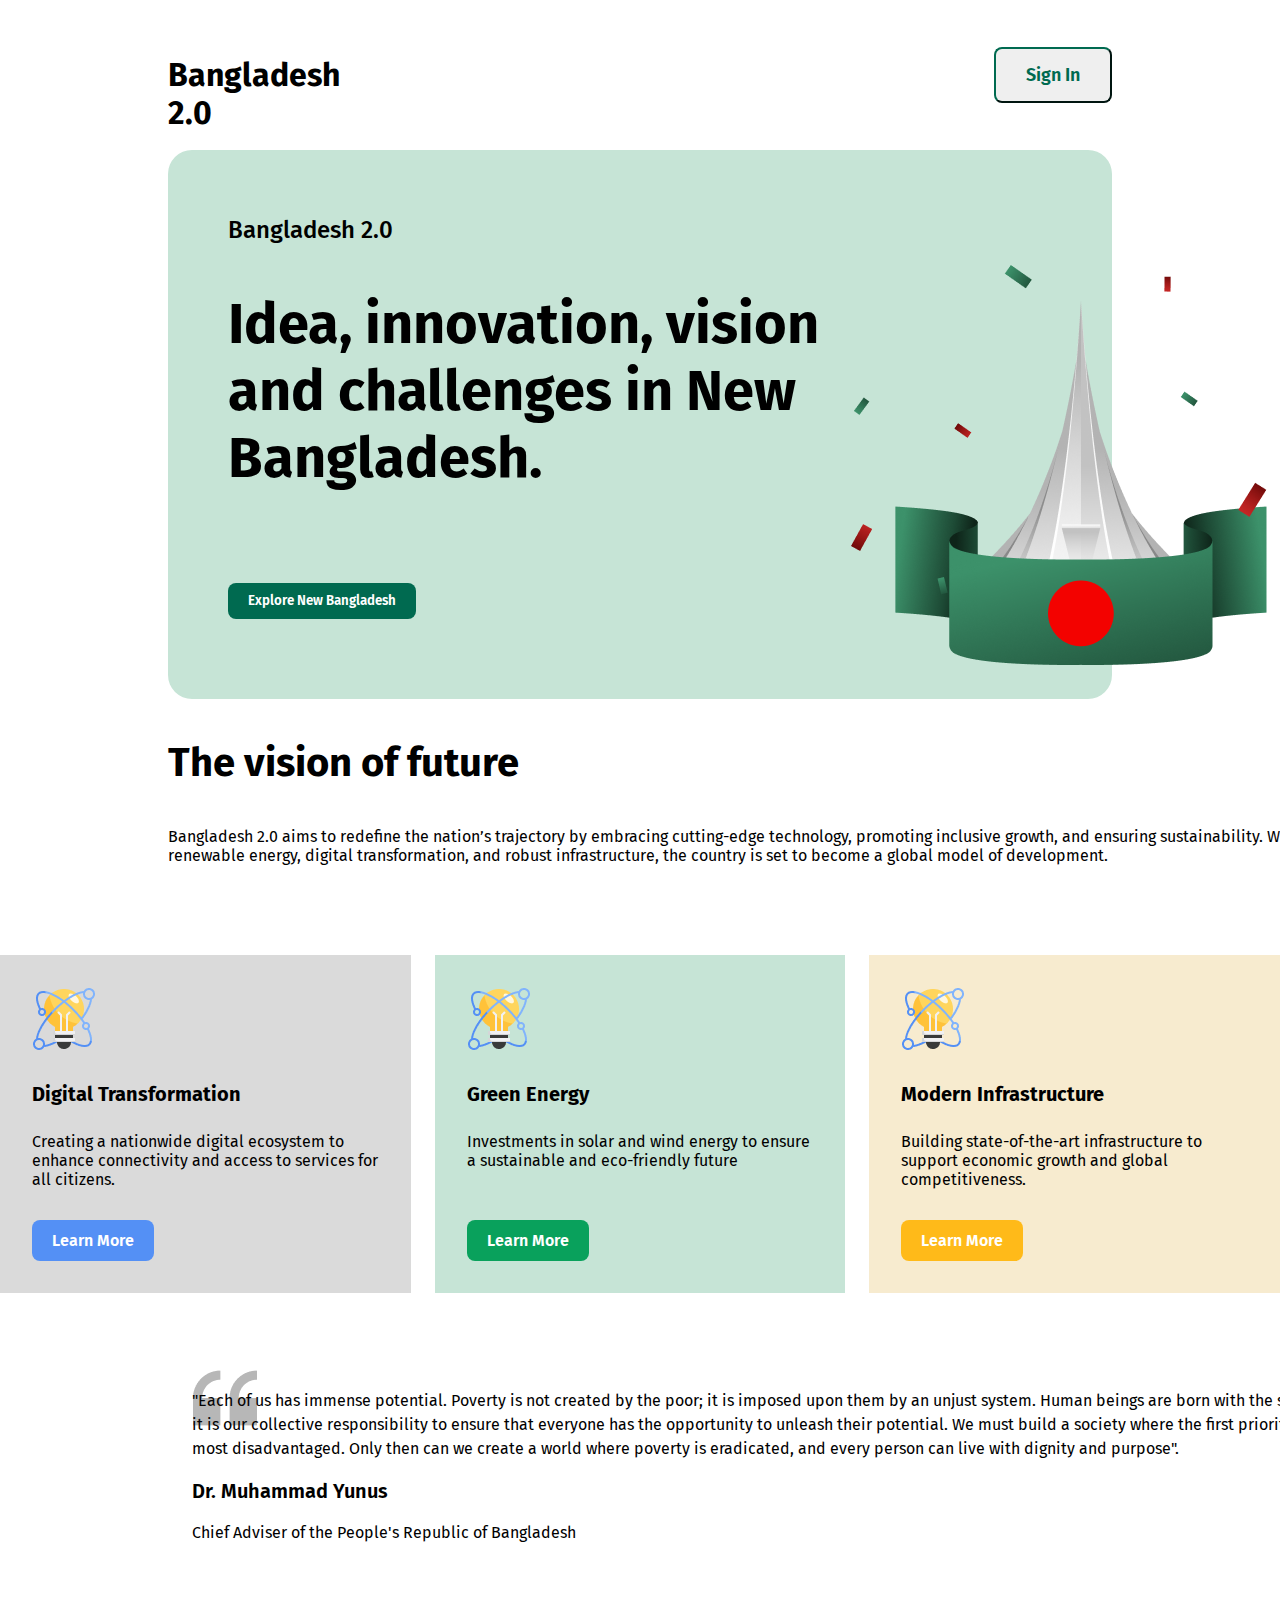
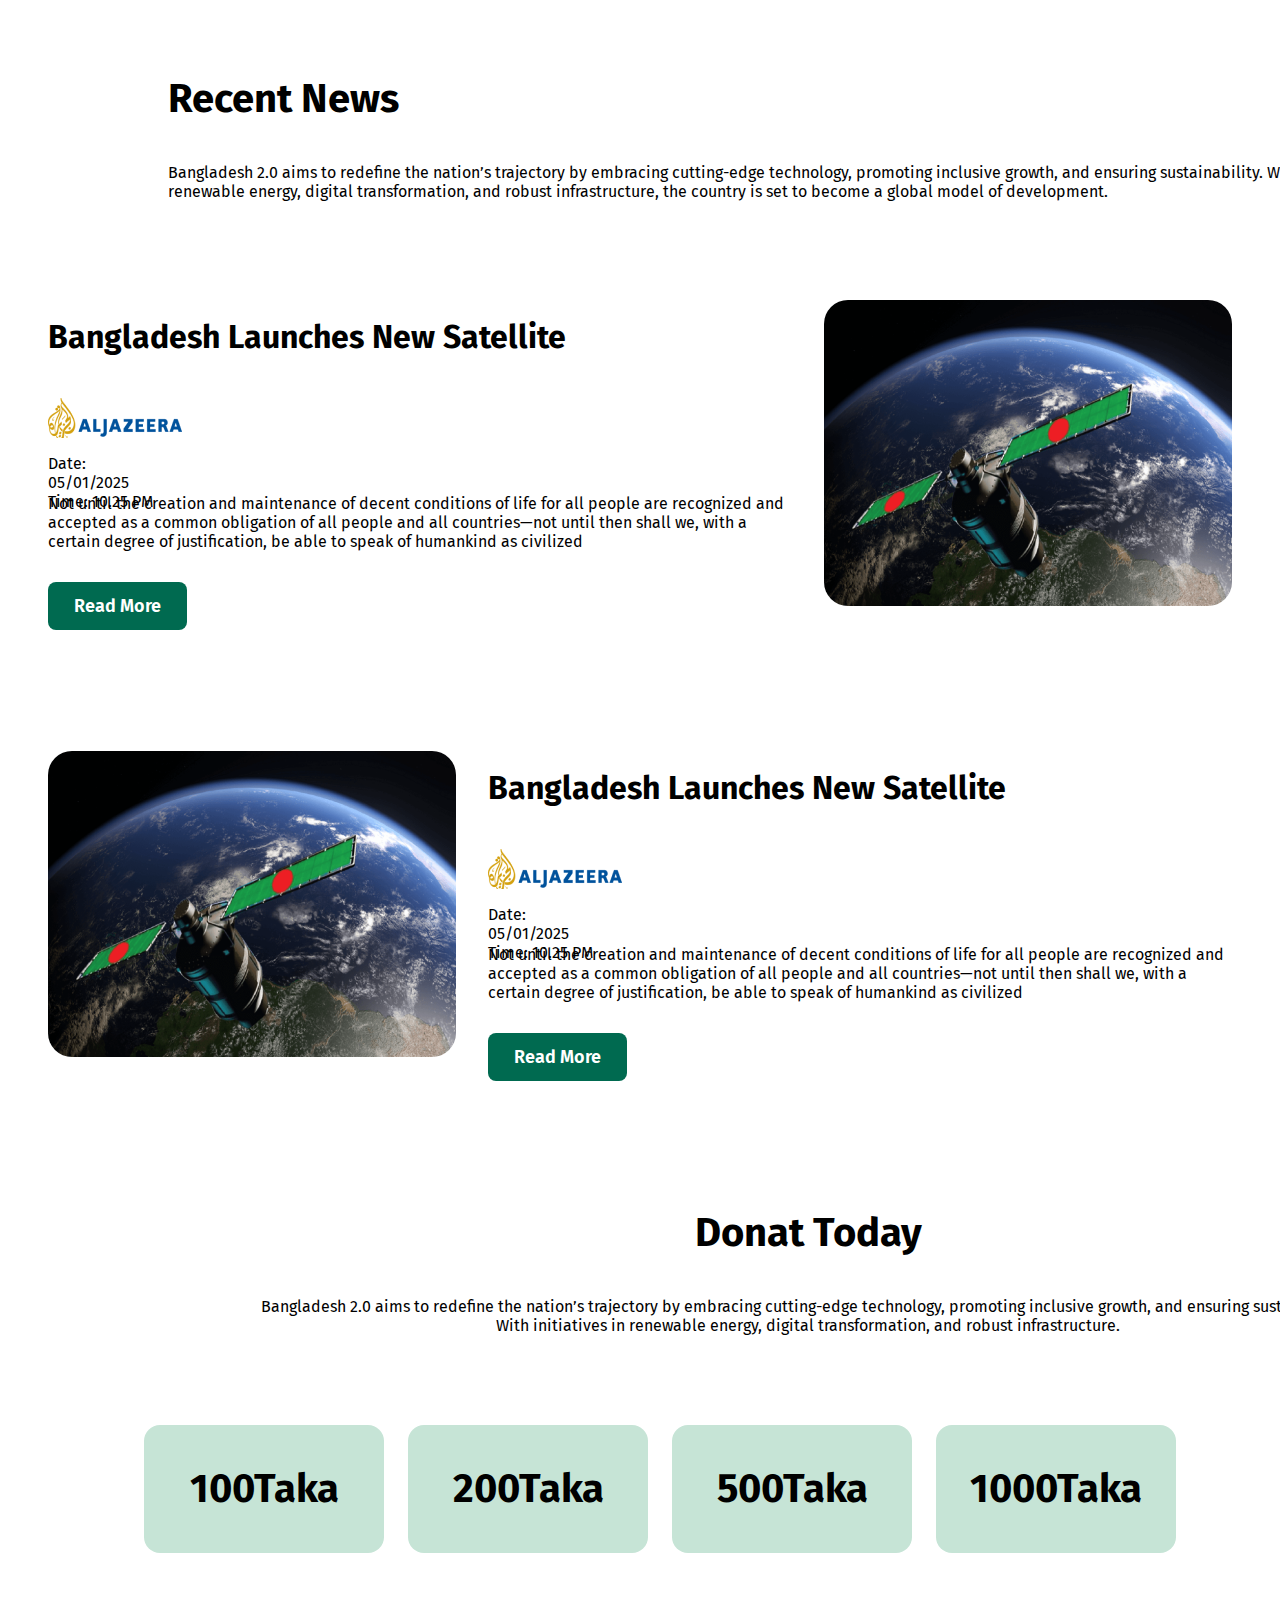
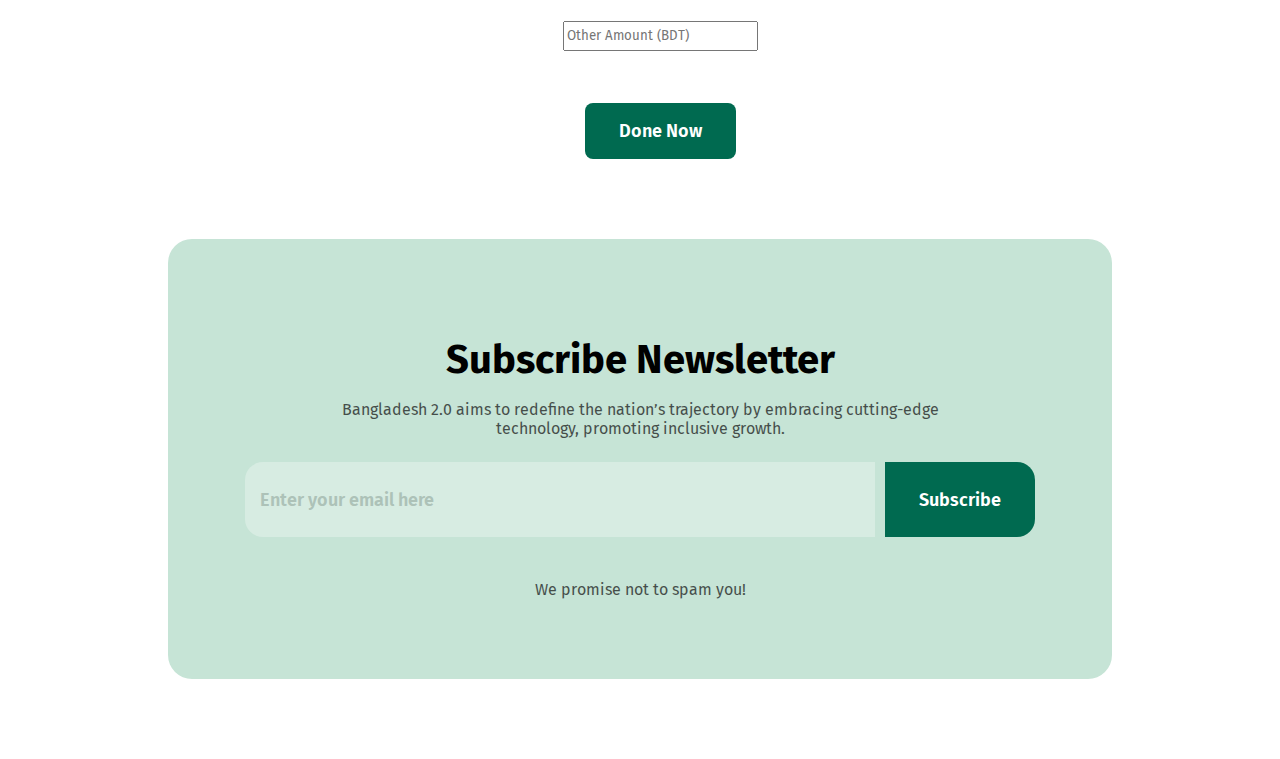
<file: index.html>
<!DOCTYPE html>
<html lang="en">
<head>
    <meta charset="UTF-8">
    <meta name="viewport" content="width=device-width, initial-scale=1.0">
    <title>assignment</title>
    <!-- <style>body,html{margin:0; padding:0; }</style> -->
    <link rel="preconnect" href="https://fonts.googleapis.com">
<link rel="preconnect" href="https://fonts.gstatic.com" crossorigin>
<link href="https://fonts.googleapis.com/css2?family=Fira+Sans:ital,wght@0,100;0,200;0,300;0,400;0,500;0,600;0,700;0,800;0,900;1,100;1,200;1,300;1,400;1,500;1,600;1,700;1,800;1,900&display=swap" rel="stylesheet">
    <link rel="stylesheet" href="style/style.css">
</head>
<body>
    <header>
        <nav>
            <h3 class="fira-sans-bold nav-title">Bangladesh 2.0</h3>
            <button class="fira-sans-semibold btn-Sign-In">Sign In</button>
        </nav>
        <section class="hero">
            <div class="banner-container">
                <h1 class="bd20"><span class="fira-sans-medium">Bangladesh 2.0</span></h1>
                <h2 class="Idea"><span class="fira-sans-bold">Idea, innovation, vision and challenges in New Bangladesh.</span></h2>
                <button class="Explore-new-bd"><span class="fira-sans-semibold">Explore New Bangladesh</span></button>

            </div>
            <div class="hero-img">
                <img src="assets/hero.png" alt="">
            </div>


        </section>
        <!-- <div class="banner">
          <div class="banner-content">
            <h4 class="bng2-0 fira-sans-medium">Bangladesh 2.0</h4>
            <p class="banner-description fira-sans-bold">Idea , innovation ,
                vision and challenges in New Bangladesh.
            </p>
           
            <button class="btn-explore fira-sans-semibold">Explore New Bangladesh</button>
            </div>
          <img class="banner-img" src="assets/hero.png" alt="">  
        </div> -->
        
        <section class="vesion">
            <div class="the-vesion-of-future-pera">
                <h3 class="vesion-title fira-sans-bold">
                    The vision of future
                </h3>
                <p class="section-description fira-sans-regular">
                    Bangladesh 2.0 aims to redefine the nation’s trajectory by embracing cutting-edge technology, 
                    promoting inclusive growth, and ensuring sustainability. With initiatives in renewable energy, 
                    digital transformation, and robust infrastructure, 
                    the country is set to become a global model of development.
                </p>
            </div>
            
            <div class="vision-container">
                <div class="vision vo">
                    <img src="assets/card-icon.png" alt="">
                    <h4 class="vision-title fira-sans-bold">Digital Transformation</h4>
                    <p class="vision-description fira-sans-regular">Creating a nationwide digital ecosystem to enhance connectivity and access to services for all citizens.</p>
                    <button class="learn-more1 fira-sans-semibold">Learn More</button>
                </div>
                <div class="vision vi">
                    <img src="assets/card-icon.png" alt="">
                    <h4 class="vision-title fira-sans-bold">Green Energy</h4>
                    <p class="vision-description fira-sans-regular">Investments in solar and wind energy to ensure a sustainable and eco-friendly future</p>
                    <button class="learn-more2 fira-sans-semibold">Learn More</button>
                </div>
                <div class="vision vri">
                    <img src="assets/card-icon.png" alt="">
                    <h4 class="vision-title fira-sans-bold">Modern Infrastructure</h4>
                    <p class="vision-description fira-sans-regular">Building state-of-the-art infrastructure to support economic growth and global competitiveness.</p>
                    <button class="learn-more3 fira-sans-semibold">Learn More</button>
                </div>
    
            </div>
        </div>
        
        </section>
        <section>
            <div class="quote-container">
                <img src="assets/quote-bg.png" alt="" class="quote-icon">
                <p class="quote-text fira-sans-regular">
                    "Each of us has immense potential. Poverty is not created by the poor; it is imposed upon them by an unjust system. Human beings are born with the same abilities, but it is our collective responsibility to ensure that everyone has the opportunity to unleash their potential. We must build a society where the first priority is to help the most disadvantaged. Only then can we create a world where poverty is eradicated, and every person can live with dignity and purpose".
                </p>
                <p class="quote-author fira-sans-semibold">Dr. Muhammad Yunus</p>
                <p class="quote-role fira-sans-regular">Chief Adviser of the People's Republic of Bangladesh</p>
            </div>
        </section>
        <section class="news">
            <h3 class="news-title fira-sans-bold">
                Recent News
            </h3>
            <p class="news-description fira-sans-regular">
                Bangladesh 2.0 aims to redefine the nation’s trajectory by embracing cutting-edge technology, promoting inclusive growth, and ensuring sustainability. With initiatives in renewable energy, digital transformation, and robust infrastructure, the country is set to become a global model of development.
            </p>
            <div class="newspaper">
                <div class="newspaper-body">
                    <h4 class="news-head-line fira-sans-bold">
                    Bangladesh Launches New Satellite</h4>
                    <div class="img-with-company-name ">
                     <img src="assets/al-jazeera.png" alt="">   
                    </div>
                    <p class="date fira-sans-regular">
                        Date: 05/01/2025 Time: 10.25 PM
                    </p>
                    <p class="content fira-sans-regular">
                        Not until the creation and maintenance of decent conditions of life for all people are recognized and accepted as a common obligation of all people and all countries—not until then shall we,
with a certain degree of justification, be able to speak of humankind as civilized
                      
                    </p>
                    <button class="read-more fira-sans-semibold">Read More</button>
                </div>
                <img class="news-img" src="assets/satelite.png" alt="">
               
            </div>

            <div class="newspaper-2nd-time">
                <div class="newspaper-body">
                    <h4 class="news-head-line fira-sans-bold">
                    Bangladesh Launches New Satellite</h4>
                    <div class="img-with-company-name ">
                     <img src="assets/al-jazeera.png" alt="">   
                    </div>
                    <p class="date fira-sans-regular">
                        Date: 05/01/2025 Time: 10.25 PM
                    </p>
                    <p class="content fira-sans-regular">
                        Not until the creation and maintenance of decent conditions of life for all people are recognized and accepted as a common obligation of all people and all countries—not until then shall we,
with a certain degree of justification, be able to speak of humankind as civilized
                      
                    </p>
                    <button class="read-more fira-sans-semibold">Read More</button>
                </div>
                <img class="news-img" src="assets/satelite.png" alt="">
               
            </div>

        </section>
        <section class="donation">
            <div class="donation-pera">
                <h3 class="donat-today fira-sans-bold">Donat Today</h3>
            <p class="donat-description fira-sans-regular">Bangladesh 2.0 aims to redefine the nation’s trajectory by embracing cutting-edge technology, promoting inclusive growth, and ensuring sustainability. With initiatives in renewable energy, digital transformation, and robust infrastructure.</p>
            </div>
               
        <section>
            <ul class="donattion-amount">
                <li><button class="butt"><span class="fira-sans-bold one">100Taka</span></button></li>
                <li><button class="butt"><span class="fira-sans-bold one">200Taka</span></button></li>
                <li><button class="butt"><span class="fira-sans-bold one">500Taka</span></button></li>
                <li><button class="butt"><span class="fira-sans-bold one">1000Taka</span></button></li>
            </ul>
            <ul>
                <li class="other-amount">
                <input class="fira-sans-regular" type="text" id="otheramount" placeholder="Other Amount (BDT)">
                </li>
                <li class="bonat-now"><button class="bonenow"><span class="fira-sans-semibold btn-text">Done Now</span></button></li>
            </ul>
            
        </section>
        <!-- subscription -->
        <section>
            <div class="sub-container">
                <h1 class="sub-title fira-sans-bold">Subscribe Newsletter</h1>
                <p class="sub-disciption fira-sans-regular">Bangladesh 2.0 aims to redefine the nation’s 
                    trajectory by embracing cutting-edge<br> technology, 
                    promoting inclusive growth.</p>
                <div class="form-container">
                    <input type="email" class="fira-sans-semibold sub-email" placeholder="Enter your email here" required>
                    <button class="sub-button" type="submit"><span class="fira-sans-semibold">Subscribe</span></button> 
                </div>
                <p class="sub-note fira-sans-regular">We promise not to spam you!</p>
            </div>

        </section>
        <!-- hero -->
        <!-- hero -->
        <!-- hero -->
        <!-- hero -->
        <!-- hero -->
        
        


    </header>
    <main>

    </main>
    <footer>

    </footer>
</body>
</html>
</file>
<file: style/style.css>
.fira-sans-regular {
    font-family: "Fira Sans", serif;
    font-weight: 400;
    font-style: normal;
  }

.fira-sans-medium {
    font-family: "Fira Sans", serif;
    font-weight: 500;
    font-style: normal;
  }
  
  .fira-sans-semibold {
    font-family: "Fira Sans", serif;
    font-weight: 600;
    font-style: normal;
  }
  
  .fira-sans-bold {
    font-family: "Fira Sans", serif;
    font-weight: 700;
    font-style: normal;
  }
  
  
nav{
    display: flex;
    align-items: center;
    justify-content: space-between;
    margin: 24px 160px;
}
.nav-title{
    font-size: 32px;
    width: 222px;
    height: 38px;
    
}

.btn-Sign-In{
    font-size: 18px;
    padding: 15px 30px;
    
    border-radius: 8px;
    box-shadow: none;
    border-color: #006A50;
    color: #006A50;  
}
.btn-explore{
    padding: 17px 34px;
    color: white;
    border: none;
    background-color: #006A50;
    border-radius: 8px;
    font-size: 17px;
}

.bng2-0{
    font-size: 24px;
    color: #0E0E0E;
    opacity: 50%;
    width: 622px;
    height: 29px;
    /* font-weight: 622; */

}
.banner-content{ 
    max-width: 622px;
    max-height: 326px;
    margin: auto;
    justify-content: space-between;
    gap: 64px;
    /* width: 622px;
    height: 201px; */


}

.banner-description{
    color: #0E0E0E;
    font-size: 56px;
    width: 622px;
    height: 201px;

}
.banner-img{
    width: 474.03px;
    height: 400px;
}
.banner{
    display: flex;
    justify-content: center;
    align-items: center;
    gap: 64px;
    background-color: #C6E4D6;
    padding: 40px 59.99px 117px;
    width: 1280px;
    height: 560px;
    margin: 0 160px 10px;
}
.section-description{
    width: 1280px;
    height: 48px;
}


/* vesion */
.vo{
    background-color: rgb(218, 218, 218);
    padding: 32px;
    cursor: pointer;
    /* opacity: 50%; */

}
.vo:hover{
    background-color: rgb(202, 202, 202);
}
.vi{
    background-color: #C6E4D6;
    padding: 32px;
    /* opacity: 50%; */
    cursor: pointer;

}
.vi:hover{
    background-color: #81ffc4;
}
.vri{
    background-color: #F7EBCF;
    padding: 32px;
    /* opacity: 50%; */
    cursor: pointer;

}
.vri:hover{
    background-color:#f5d280 ;
}
.vesion-title{
    font-size: 40px;
    width: 1280px;
    height: 48px;
    padding: 0px 160px;
    justify-content: center;
    
}
.section-description{
    font-size: 16px;
    width: 1280px;
    height: 48px;
    padding-left: 160px;
    padding-bottom: 32px ;
}
/* vision title */
.vision-title{
    font-size: 20px;
    width: 346.67px;
    height: 24px;
}
.the-vesion-of-future-pera{
    justify-content: center;

}

/* vision discription */
.vision-description{
    font-size: 16px;
    width: 346.67px;
    height: 72px;
}
/* button learn more */
.learn-more1{
    font-size: 16px;
    color: white;
    border-radius: 8px;
    padding: 11px 20px;
    background-color:#5490F5;
    box-shadow: none;
    border: none;
    cursor: pointer;
}
.learn-more1:hover{
    background-color: #8ab5fe ;
    color: black;
}
.learn-more2{
    font-size: 16px;
    color: white;
    border-radius: 8px;
    padding: 11px 20px;
    background-color: #09A15C;
    box-shadow: none;
    border: none;
    cursor: pointer;
}
.learn-more2:hover{
    background-color: #67fcb9;
    color: black;
}
.learn-more3{
    font-size: 16px;
    color: white;
    border-radius: 8px;
    padding: 11px 20px;
    background-color: #ffba19;
    box-shadow: none;
    border: none;
    cursor: pointer;
    
}
.learn-more3:hover{
    background-color: #ffd574;
    color: black;
}

.vision-container{
    display: flex;
    align-items: center;
    gap: 24px;
    justify-content: center;
    padding: 32px;
    /* cursor: pointer; */
}

.vesion{
    text-align: left;
}



/* news news */
/* news news */
/* news news */
/* news news */
.news-title{
    font-size: 40px;
    width: 1280px;
    height: 48px;
}
.news-description{
    font-size: 16px;
    width: 1280px;
    height: 48px;
}
.news{
    justify-content: center;
    margin: 80px 160px 0px ;
}

/* news content */
.news-head-line{
    font-size: 32px;
    width: 744px;
    height: 38px;
}
.img-with-company-name{
    width: 134px;
    height: 40px;
}
.date{
    font-size: 16px;
    width: 122px;
    height: 24px;
}
.content{
    font-size: 16px;
    width: 744px;
    height: 72px;
}
/* button */
.read-more{
    font-size: 18px;
    color: white;
    padding: 13px 26px;
    background-color: #006A50;
    border-radius: 8px;
    box-shadow: none;
    border: none;
    cursor: pointer;
}
.read-more:hover{
    background-color: #24ffc8;
    color: black;
}
/* news img */
.news-img{
    width: 408px;
    height: 306px;
    border-radius: 24px;
}
.newspaper{
    display: flex;
    gap: 32px;
    align-items: center;
    justify-content: center;
    padding: 48px;
    margin: 32 160px;
    /* width: max-content; */

}
.newspaper-2nd-time{
    display: flex; flex-direction: row-reverse;
    gap: 32px;
    align-items: center;
    justify-content: center;
    padding: 48px;
    margin: 32 160px 80px;


}
/* donation */
/* donation */
/* donation */
/* donation */
/* donation */
.donat-today{
    font-size: 40px;
    width: 1280px;
    height: 48px;
}
.donat-description{
    font-size: 16px;
    width: 1104px;
    height: 48px;
    padding: 0px 88px;
}
.donation-pera{
    
    justify-content: center;
    text-align: center;
    margin: 80px 160px 80px;

}

.donattion-amount{
    align-items: center;
    display: flex;
    justify-content: center;
    list-style: none;
    gap: 24px;
}
.one{
    font-size: 40px;
    width: 160px;
    height: 48px;
    
}
.butt{
    width: 240px;
    height: 128px;
    border-radius: 16px;
    background-color: #C6E4D6;
    box-shadow: none;
    border: none;
    cursor: pointer;

}
.butt:hover{
    background-color:#006A50;
    color: white;
}
#otheramount{
    font-size: 20;
    width: 187px;
    height: 24px;
}
.other-amount{
    border: none;
    align-items: center;
    text-align: center;
    list-style: none;
    padding: 52px;
    outline: none;
}


.bonat-now{
    align-items: center;
    text-align: center;
    list-style: none;
    cursor: pointer;
    
}

.btn-text{
    height: 22px;
    width: 83px;
}
.bonenow{
    font-size: 18px;
    
    width: 151px;
    height: 56px;
    padding: 17px 34px;
    background-color: #006A50;
    border: none;
    border-radius: 8px;
    padding: 17px 34px;
    color: white;
    cursor: pointer;
}
.bonenow:hover{
    background-color: #24ffc8;
    color: black;

}

.quote-text{
    font-size: 16px;
    width: 1232px;
    height: 70px;
    line-height: 24px;
    padding: 48px 24px 0px;
}
.quote-author{
    font-size: 20px;
    width: 1232px;
    height: 24px;
    padding: 0px 24px;
}
.quote-role{
    font-size: 16px;
    width: 1232px;
    height: 24px;
    padding: 0px 24px 48px;
}
.quote-container{
    position: relative;
    justify-content: center;
    align-items: center;
    margin: 0 160px;
    background-image: ('asset/quote.svg');
}
.quote-icon{
    position: absolute;
    top: 0;
    left: 0;
    width: 64px;
    height: 64px;
    padding-top: 25px;
    padding-left: 25px;
}

/* sub */
/* sub */
/* sub */
/* sub */

.sub-container{
    text-align: center;
    padding-top: 70px;
    background-color: ;
    border-radius: 24px;
    box-shadow: ;
    background-color: #C6E4D6;
    padding-left: 6px;
    padding-right: 6px;
    margin: 0px 160px;
    margin-top: 80px;

}
.sub-title{
    font-size: 40px;
    padding: ;
    /* width: 622px;
    height: 48px;
    padding: 0px 64px;
    text-align: center; */
    margin-bottom: 16px;
} 
.sub-disciption{
    margin-bottom: 24px;
    font-size: 16px;
    color: #0E0E0E;
    opacity: 70%;
}
.form-container{
    display: flex;
    justify-content: center;
    /* width: 600px;
    height: 55px; */
    /* position: absolute;
    left: 50%;
    right: 50%;
    transform: translate();*/
} 
input[type="email"]{
    padding: 10px 15px;
    width: 600px;
    font-size: 18px;
    height: 55px;
    border: none;
    border-radius: 18px 0px 0px 18px;
    margin-right: 10px;
    /* position: relative; */
}
.sub-button{
    background-color: #006A50;
    width: 150px;
    height: 75px;
    color: white;
    font-size: 18px;
    border: none;
    padding: 10px 20px;
    border-radius: 0 18px 18px 0px;
    cursor: pointer;
    
    /* position: relative; */
}
.sub-button:hover{
    background-color: #24ffc8;
    color: #0E0E0E;
}
.sub-note{
    margin-top: 43px;
    margin-bottom: 80px;
    font-size: 16px;
    color: #0E0E0E;
    opacity: 70%;
    padding-bottom: 80px;
}
.form-container{
    gap:;
    position: relative;
    flex-grow: 1
    


    ;
}
.sub-email{
    opacity: 30%;
}


/* hero */
/* hero */
/* hero */
/* hero */
.hero{
    background-color: #C6E4D6;
    margin: 0;
    display: flex;
    margin: 0 160px;
    width: ;
    justify-content: space-between;
    align-items: center;
    border-radius: 24px;
}
.banner-container{
    text-align: left;
    margin-top: 50px;


}
.bd20{
    font-size: 24px;
    margin-bottom: 16px;
    margin-left: 59.99px;

}
.Idea{
    font-size: 56px;
    margin-bottom: 24;
    width: 622px;
    height: 246px;
    margin-left: 59.99px;

}
.Explore-new-bd{
    background-color: #006A50;
    color: white;
    border: none;
    padding: 10px 20px;
    border-radius: 8px;
    margin-left: 59.99px;
    margin-bottom: 80px    ;
    cursor: pointer;
}
.Explore-new-bd:hover{
    background-color: #66e8c7;
    color: black;
}
.hero-img{
    width: 474.03px;
    height: 400px;
    align-items: right;
    margin-top: 80px;
}
</file>
